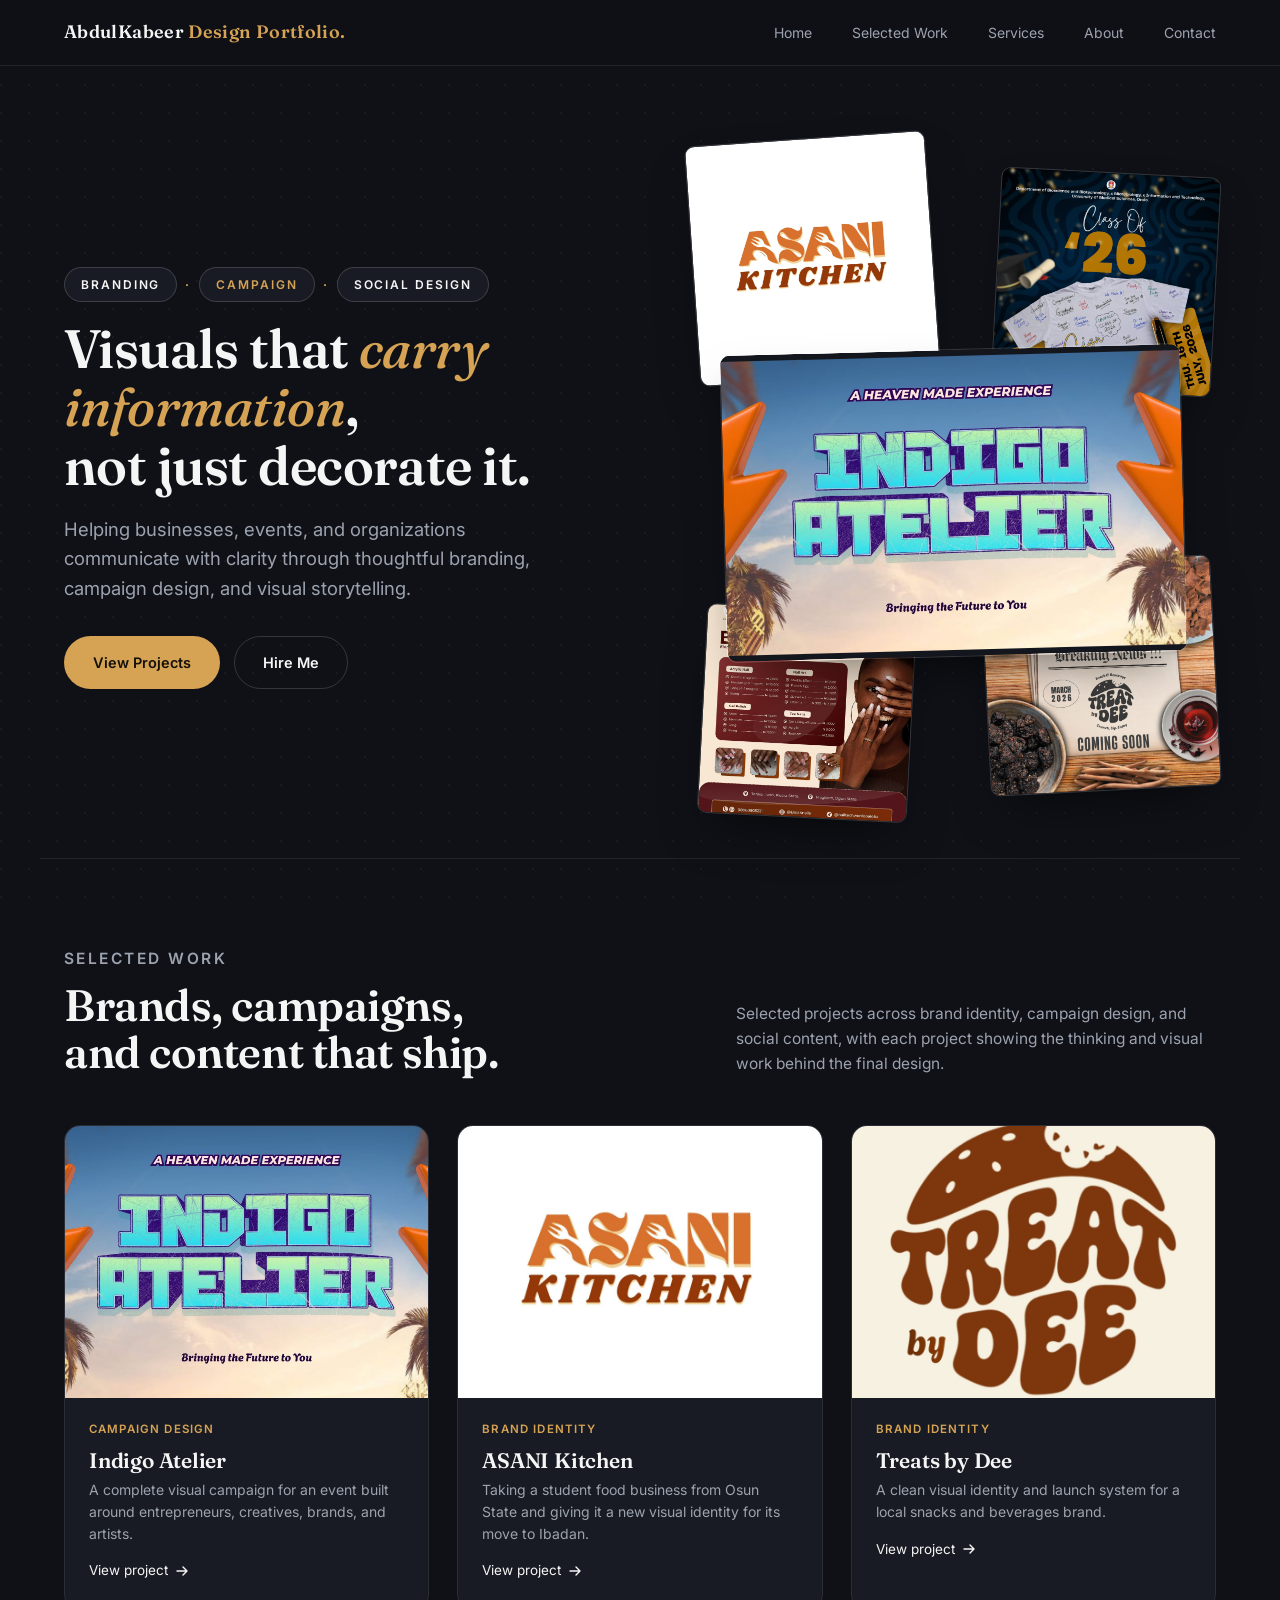
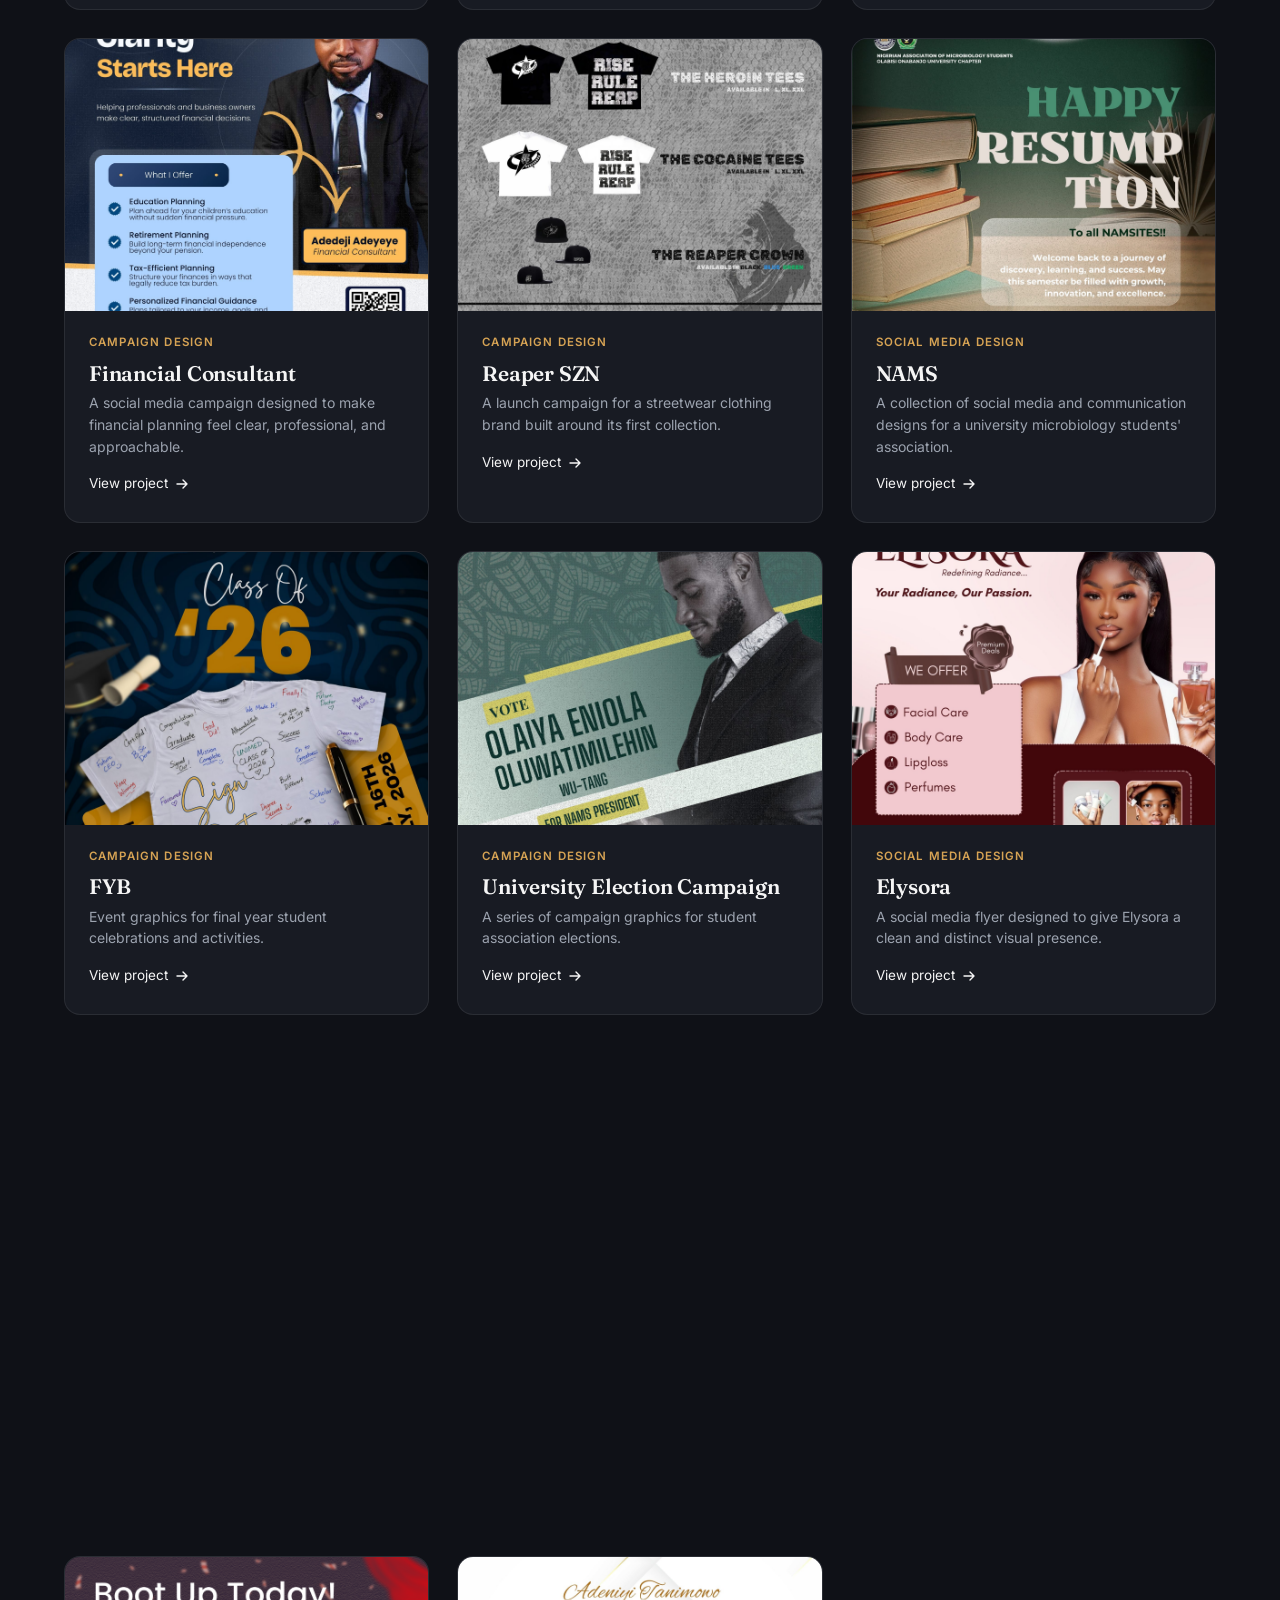
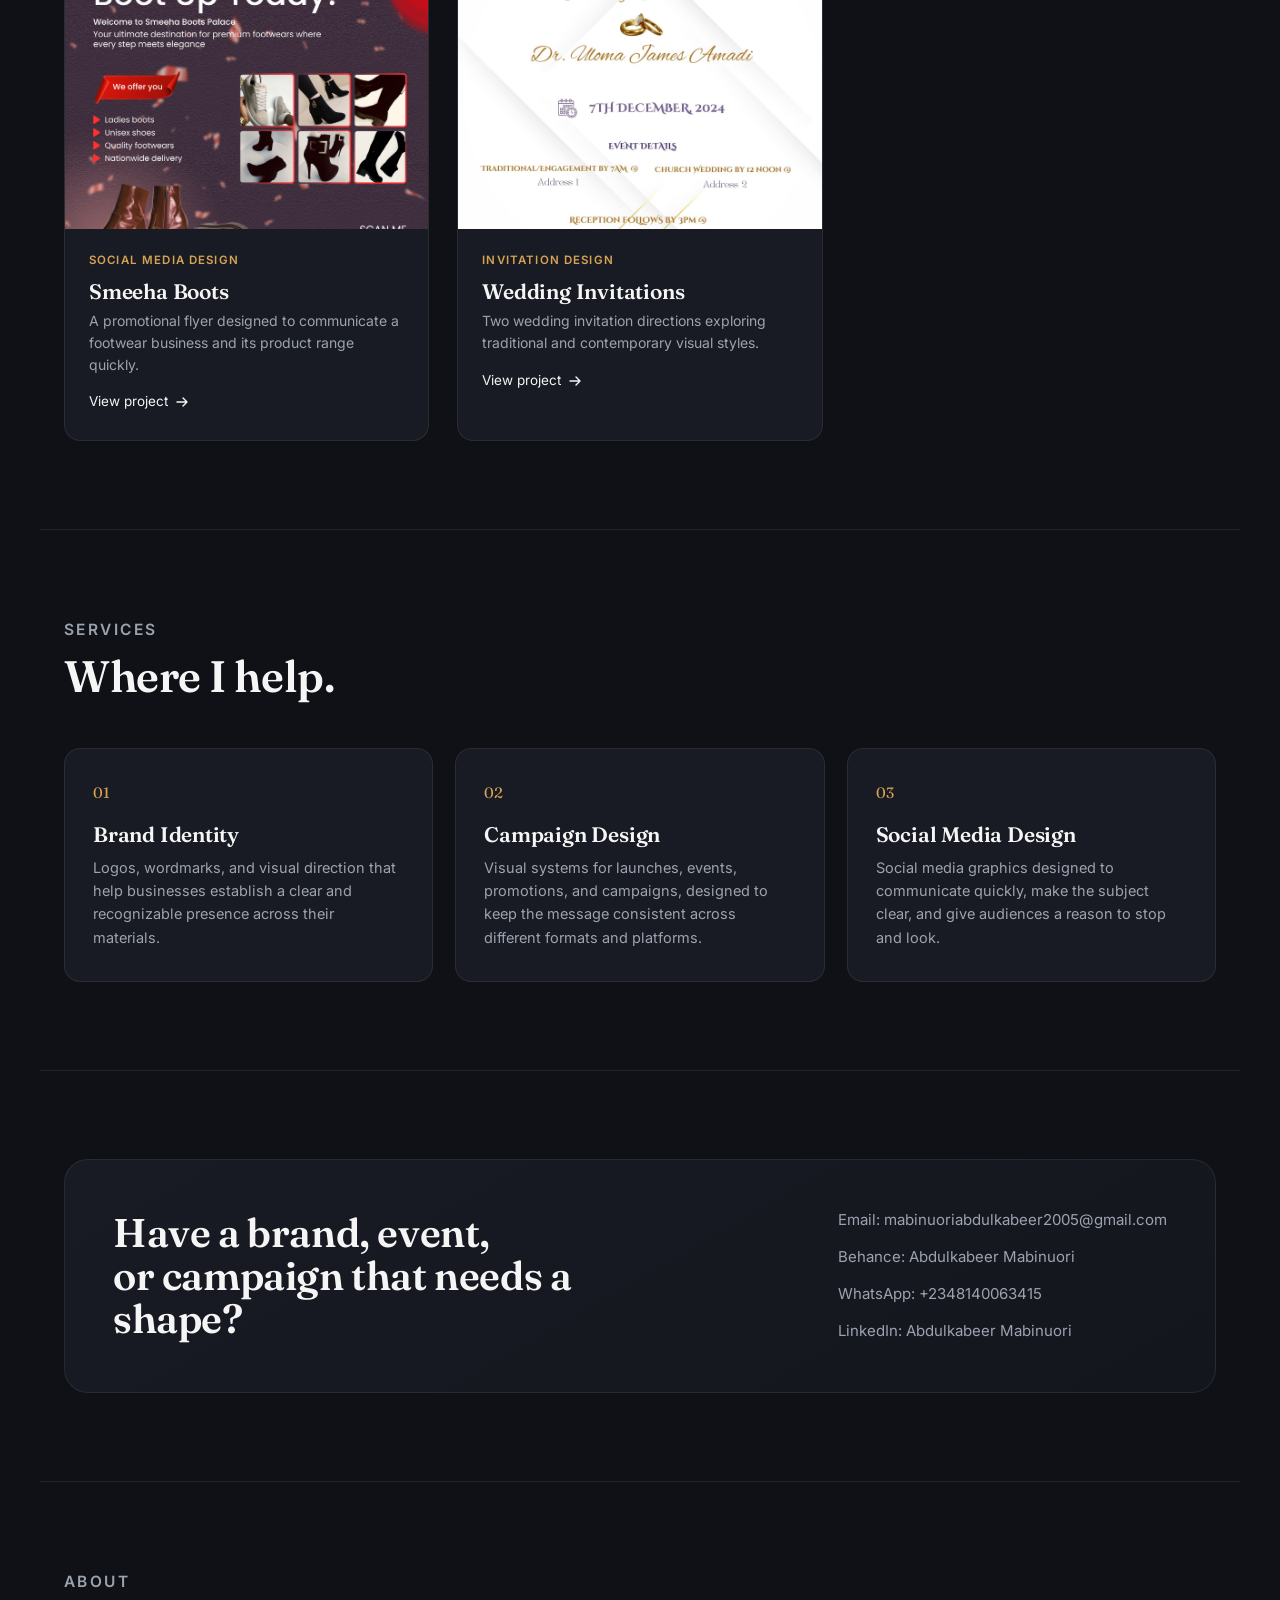
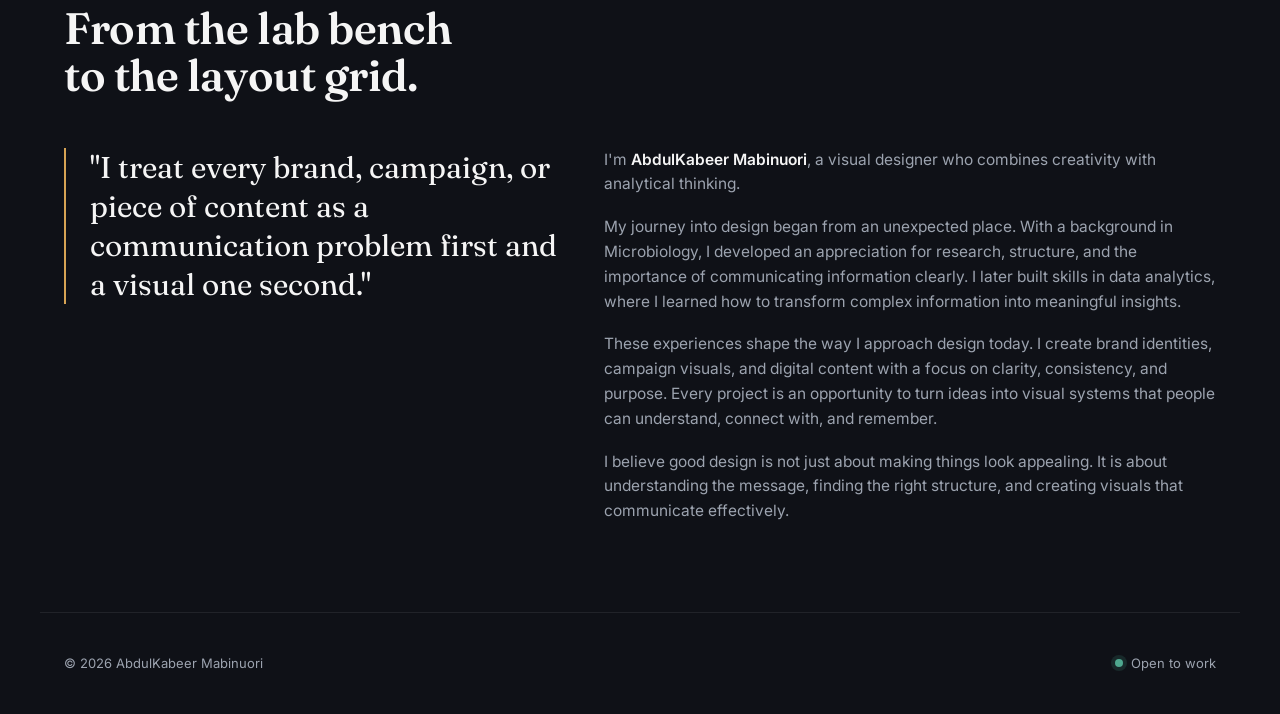
<file: index.html>
<!DOCTYPE html>
<html lang="en">
<head>
<meta charset="UTF-8">
<meta name="viewport" content="width=device-width, initial-scale=1.0">
<title>AbdulKabeer Mabinuori Visual Designer</title>
<meta name="description" content="Visual designer based in Nigeria. Brand identities, campaign visuals, and social graphics.">

<!-- Fonts: Fraunces for headings, Inter for body -->
<link rel="preconnect" href="https://fonts.googleapis.com">
<link rel="preconnect" href="https://fonts.gstatic.com" crossorigin>
<link href="https://fonts.googleapis.com/css2?family=Fraunces:ital,opsz,wght@0,9..144,500;0,9..144,600;0,9..144,700;1,9..144,500&family=Inter:wght@400;500;600;700&display=swap" rel="stylesheet">

<link rel="stylesheet" href="style.css">
</head>

<body>

<!-- ============ HEADER / STICKY NAV ============ -->
<header class="site-header">
  <nav class="nav container">

    <a class="nav__logo" href="index.html">
      AbdulKabeer <span>Design Portfolio.</span>
    </a>

    <button 
      class="nav__toggle" 
      aria-label="Toggle menu" 
      aria-expanded="false">
      &#9776;
    </button>

    <ul class="nav__links">
      <li><a class="nav__link" href="#hero">Home</a></li>
      <li><a class="nav__link" href="#work">Selected Work</a></li>
      <li><a class="nav__link" href="#services">Services</a></li>
      <li><a class="nav__link" href="#about">About</a></li>
      <li><a class="nav__link" href="#contact">Contact</a></li>
    </ul>

  </nav>
</header>


<main>

  <!-- ============ HERO ============ -->
  <section class="hero container" id="hero">

    <div class="hero__grid">

      <div>

        <p class="eyebrow tagline-row" style="margin-bottom:18px;">
          <a href="#work" class="chip-btn tag-white tag-filter" data-group="branding">Branding</a>
          <span class="tag-dot">&middot;</span>
          <a href="#work" class="chip-btn tag-gold tag-filter" data-group="campaign">Campaign</a>
          <span class="tag-dot">&middot;</span>
          <a href="#work" class="chip-btn tag-white tag-filter" data-group="social">Social Design</a>
        </p>

        <h1 class="hero__headline">
          Visuals that 
          <span class="accent-text">carry information</span>,
          <br>
          not just decorate it.
        </h1>

        <p class="hero__sub">
          Helping businesses, events, and organizations communicate with clarity through thoughtful branding, campaign design, and visual storytelling.
        </p>

        <div class="hero__ctas">
          <a class="btn btn--primary" href="#work">
            View Projects
          </a>

          <a class="btn btn--ghost" href="#contact">
            Hire Me
          </a>
        </div>

      </div>


      <!-- Overlapping collage populated from real project images via script.js -->
      <div 
        class="collage" 
        id="hero-collage" 
        aria-hidden="true">
      </div>

    </div>

  </section>


  <!-- ============ SELECTED WORK ============ -->
  <section class="section container" id="work">

    <div class="section__head">

      <div>

        <p class="eyebrow" style="margin-bottom:10px;">
          Selected Work
        </p>

        <h2>
          Brands, campaigns,
          <br>
          and content that ship.
        </h2>

      </div>

      <p id="work-desc">
        Selected projects across brand identity, campaign design, and social content, with each project showing the thinking and visual work behind the final design.
      </p>

    </div>


    <div class="work-grid" id="work-grid">
      <!-- Project cards are rendered by script.js from the PROJECTS data object -->
    </div>

  </section>


  <!-- ============ SERVICES ============ -->
  <section class="section container" id="services">

    <div class="section__head">

      <div>

        <p class="eyebrow" style="margin-bottom:10px;">
          Services
        </p>

        <h2>
          Where I help.
        </h2>

      </div>

    </div>


    <div class="services-grid">

      <div class="service-card reveal">

        <div class="service-card__index">
          01
        </div>

        <h3>
          Brand Identity
        </h3>

        <p>
          Logos, wordmarks, and visual direction that help businesses establish a clear and recognizable presence across their materials.
        </p>

      </div>


      <div class="service-card reveal">

        <div class="service-card__index">
          02
        </div>

        <h3>
          Campaign Design
        </h3>

        <p>
          Visual systems for launches, events, promotions, and campaigns, designed to keep the message consistent across different formats and platforms.
        </p>

      </div>


      <div class="service-card reveal">

        <div class="service-card__index">
          03
        </div>

        <h3>
          Social Media Design
        </h3>

        <p>
          Social media graphics designed to communicate quickly, make the subject clear, and give audiences a reason to stop and look.
        </p>

      </div>

    </div>

  </section>


  <!-- ============ CONTACT ============ -->
  <section class="section container" id="contact">

    <div class="contact-box reveal">

      <h2>
        Have a brand, event,
        <br>
        or campaign that needs a shape?
      </h2>


      <div class="contact-links">

        <a 
          href="mailto:mabinuoriabdulkabeer2005@gmail.com">
          Email: mabinuoriabdulkabeer2005@gmail.com
        </a>

        <a 
          href="https://www.behance.net/gallery/241360541/Design-Portfolio" 
          target="_blank" 
          rel="noopener">
          Behance: Abdulkabeer Mabinuori
        </a>

        <a 
          href="https://wa.me/2348140063415" 
          target="_blank" 
          rel="noopener">
          WhatsApp: +2348140063415
        </a>

          <a 
          href="https://www.linkedin.com/in/abdulkabeer-mabinuori-144068386" 
          target="_blank" 
          rel="noopener">
          LinkedIn: Abdulkabeer Mabinuori
        </a>
        
      </div>

    </div>

  </section>


  <!-- ============ ABOUT ============ -->
  <!-- ABOUT COPY HAS NOT BEEN REWRITTEN YET -->
  <section class="section container" id="about">

    <div class="section__head">

      <div>

        <p class="eyebrow" style="margin-bottom:10px;">
          About
        </p>

        <h2>
          From the lab bench
          <br>
          to the layout grid.
        </h2>

      </div>

    </div>


    <div class="about">

      <p class="about__quote reveal">
        "I treat every brand, campaign, or piece of content as a communication problem first and a visual one second."
      </p>


      <div class="about__bio reveal">

        <p>
          I'm <strong>AbdulKabeer Mabinuori</strong>, a visual designer who combines creativity with analytical thinking.
        </p>

        <p>
          My journey into design began from an unexpected place. With a background in Microbiology, I developed an appreciation for research, structure, and the importance of communicating information clearly. I later built skills in data analytics, where I learned how to transform complex information into meaningful insights.
        </p>

        <p>
          These experiences shape the way I approach design today. I create brand identities, campaign visuals, and digital content with a focus on clarity, consistency, and purpose. Every project is an opportunity to turn ideas into visual systems that people can understand, connect with, and remember.
        </p>

        <p>
          I believe good design is not just about making things look appealing. It is about understanding the message, finding the right structure, and creating visuals that communicate effectively.
        </p>

      </div>

    </div>

  </section>

</main>


<!-- ============ FOOTER ============ -->
<footer class="site-footer container">

  <div class="footer-bottom">

    <span>
      © 2026 AbdulKabeer Mabinuori
    </span>

    <span class="status">
      <span class="status__dot"></span>
      Open to work
    </span>

  </div>

</footer>


<script src="script.js"></script>

</body>
</html>
</file>
<file: style.css>
/* =========================================================
   AbdulKabeer Mabinuori — Portfolio
   style.css — modular, mobile-first
   ========================================================= */

/* ---------- 1. Design tokens ---------- */
:root{
  --bg:            #0F1117;
  --bg-raised:     #14161E;
  --card:          #181B23;
  --card-hover:    #1E222C;
  --line:          rgba(245,245,245,0.08);
  --line-strong:   rgba(245,245,245,0.16);
  --accent:        #D6A354;
  --accent-soft:   #E7C384;
  --text:          #F5F5F5;
  --muted:         #9CA3AF;

  --font-head: 'Fraunces', serif;
  --font-body: 'Inter', -apple-system, BlinkMacSystemFont, sans-serif;

  --container: 1200px;
  --radius-sm: 10px;
  --radius-md: 16px;
  --radius-lg: 24px;

  --ease: cubic-bezier(.22,.61,.36,1);
  --dur-fast: .25s;
  --dur-med: .5s;
  --dur-slow: .8s;
}

/* ---------- 2. Reset ---------- */
*, *::before, *::after{ box-sizing: border-box; margin:0; padding:0; }
html{ scroll-behavior: smooth; }
img{ display:block; max-width:100%; }
button{ font: inherit; cursor:pointer; }
a{ color:inherit; text-decoration:none; }
ul{ list-style:none; }

@media (prefers-reduced-motion: reduce){
  html{ scroll-behavior:auto; }
  *, *::before, *::after{
    animation-duration:0.01ms !important;
    animation-iteration-count:1 !important;
    transition-duration:0.01ms !important;
    scroll-behavior:auto !important;
  }
}

body{
  background: var(--bg);
  color: var(--text);
  font-family: var(--font-body);
  font-size: 16px;
  line-height: 1.6;
  -webkit-font-smoothing: antialiased;
}

/* subtle fixed grain/graph texture, purely decorative */
body::before{
  content:"";
  position:fixed; inset:0;
  background-image: radial-gradient(circle at 1px 1px, rgba(245,245,245,0.045) 1px, transparent 0);
  background-size: 28px 28px;
  pointer-events:none;
  z-index:0;
}

.container{
  max-width: var(--container);
  margin-inline: auto;
  padding-inline: 24px;
  position:relative;
  z-index:1;
}

h1,h2,h3,h4{
  font-family: var(--font-head);
  font-weight: 600;
  letter-spacing: -0.01em;
  line-height: 1.08;
}

.eyebrow{
  font-family: var(--font-body);
  font-size: 12px;
  font-weight: 600;
  letter-spacing: 0.16em;
  text-transform: uppercase;
  color: var(--accent);
}

/* hero tagline: "Branding · Campaign · Social Design" — mixed colors,
   with a middle-dot (not a period) so the separator sits at true
   vertical center instead of on the text baseline */
.tagline-row{ display:flex; align-items:center; flex-wrap:wrap; row-gap:10px; }
.tag-white{ color: var(--text); }
.tag-gold{ color: var(--accent); }
.tag-dot{
  color: var(--accent);
  margin: 0 8px;
  font-weight: 700;
}

/* these words double as clickable filters for the work grid below —
   styled as real pill buttons so it's obvious at a glance they're
   clickable, not just labels */
.chip-btn{
  display: inline-flex;
  align-items: center;
  padding: 7px 16px;
  border-radius: 100px;
  border: 1px solid var(--line-strong);
  background: var(--card);
  cursor: pointer;
  transition: background var(--dur-fast) var(--ease),
              border-color var(--dur-fast) var(--ease),
              transform var(--dur-fast) var(--ease);
}
.chip-btn:hover{
  border-color: var(--accent);
  transform: translateY(-2px);
}
.tag-filter.is-active{
  background: var(--accent);
  border-color: var(--accent);
  color: #14110A !important;
}

/* smaller ghost variant used for the "show everything" reset link,
   sits inline within a sentence rather than the eyebrow row */
.chip-btn--ghost{
  padding: 3px 12px;
  font-family: var(--font-body);
  font-size: 13px;
  font-weight: 600;
  letter-spacing: normal;
  text-transform: none;
  color: var(--text);
  border-color: var(--line-strong);
  background: transparent;
  vertical-align: middle;
}
.chip-btn--ghost:hover{
  border-color: var(--accent);
  color: var(--accent-soft);
}

.muted{ color: var(--muted); }

/* focus visibility for accessibility */
a:focus-visible,
button:focus-visible{
  outline: 2px solid var(--accent);
  outline-offset: 3px;
  border-radius: 4px;
}

/* ---------- 3. Buttons ---------- */
.btn{
  display:inline-flex;
  align-items:center;
  gap:8px;
  padding: 14px 28px;
  border-radius: 100px;
  font-size: 14.5px;
  font-weight: 600;
  border: 1px solid transparent;
  transition: transform var(--dur-fast) var(--ease), background var(--dur-fast) var(--ease), border-color var(--dur-fast) var(--ease);
}
.btn:hover{ transform: translateY(-2px); }
.btn--primary{
  background: var(--accent);
  color: #14110A;
}
.btn--primary:hover{ background: var(--accent-soft); }
.btn--ghost{
  background: transparent;
  color: var(--text);
  border-color: var(--line-strong);
}
.btn--ghost:hover{ border-color: var(--accent); color: var(--accent-soft); }

/* ---------- 4. Site header / nav ---------- */
.site-header{
  position: sticky;
  top: 0;
  z-index: 100;
  background: rgba(15,17,23,0.75);
  backdrop-filter: blur(14px);
  -webkit-backdrop-filter: blur(14px);
  border-bottom: 1px solid var(--line);
}
.nav{
  display:flex;
  align-items:center;
  justify-content:space-between;
  padding-block: 18px;
}
.nav__logo{
  font-family: var(--font-head);
  font-size: 18px;
  font-weight: 600;
  letter-spacing: 0.02em;
}
.nav__logo span{ color: var(--accent); }
.nav__links{
  display:flex;
  gap: 40px;
}
.nav__link{
  position:relative;
  font-size: 14px;
  color: var(--muted);
  padding-bottom: 4px;
}
.nav__link::after{
  content:"";
  position:absolute;
  left:0; bottom:0;
  width:100%; height:1px;
  background: var(--accent);
  transform: scaleX(0);
  transform-origin: right;
  transition: transform var(--dur-fast) var(--ease);
}
.nav__link:hover{ color: var(--text); }
.nav__link:hover::after{ transform: scaleX(1); transform-origin: left; }

.nav__toggle{
  display:none;
  background:none;
  border:none;
  color:var(--text);
  font-size:22px;
}

@media (max-width: 780px){
  .nav__links{
    position:absolute;
    top: 100%; left:0; right:0;
    background: var(--bg-raised);
    border-bottom: 1px solid var(--line);
    flex-direction:column;
    gap:0;
    max-height:0;
    overflow:hidden;
    transition: max-height var(--dur-med) var(--ease);
  }
  .nav__links.is-open{ max-height: 320px; }
  .nav__link{
    padding: 16px 24px;
    width:100%;
    border-bottom: 1px solid var(--line);
  }
  .nav__toggle{ display:block; }
}

/* ---------- 5. Hero ---------- */
.hero{
  padding-block: 72px 40px;
}
.hero__grid{
  display:grid;
  grid-template-columns: 1fr;
  gap: 48px;
  align-items:center;
}
.hero__headline{
  font-size: clamp(32px, 5.2vw, 54px);
  margin-bottom: 20px;
}
.hero__headline .accent-text{ color: var(--accent); font-style: italic; font-weight: 500; }
.hero__sub{
  color: var(--muted);
  font-size: clamp(16px, 2vw, 18.5px);
  max-width: 480px;
  margin-bottom: 32px;
}
.hero__ctas{
  display:flex;
  gap: 14px;
  flex-wrap: wrap;
}

/* overlapping, tilted collage — 5 items across 3 visual rows:
   row 1: items 1+2 side by side, overlapping
   row 2: item 3 (banner) full width, uncropped, overlapping rows 1 & 3
   row 3: items 4+5 side by side, overlapping */
.collage{
  position: relative;
  height: 560px;
}
.collage__item{
  position: absolute;
  border-radius: var(--radius-sm);
  overflow:hidden;
  border: 1px solid var(--line-strong);
  box-shadow: 0 24px 50px -18px rgba(0,0,0,0.55);
  transition: transform var(--dur-med) var(--ease), box-shadow var(--dur-med) var(--ease);
}
.collage__item img{ width:100%; height:100%; object-fit:cover; display:block; }
.collage__item:hover{
  transform: translateY(-8px) rotate(0deg) scale(1.02);
  box-shadow: 0 32px 60px -14px rgba(0,0,0,0.7);
  z-index: 10;
}

/* row 1 */
.collage__item--1{ width:46%; aspect-ratio:1/1; top:0; left:0; transform:rotate(-4deg); z-index:2; }
.collage__item--2{ width:42%; aspect-ratio:1/1; top:5%; right:0; transform:rotate(3deg); z-index:1; }

/* row 2 — banner, shown at its natural landscape ratio so it's never cropped */
.collage__item--wide{
  width:88%;
  aspect-ratio:3/2;
  top:31%;
  left:6%;
  transform: rotate(-1.5deg);
  z-index:3;
}
.collage__item--wide img{ object-fit: contain; background: var(--bg-raised); }

/* row 3 */
.collage__item--4{ width:40%; aspect-ratio:1/1; bottom:0; left:2%; transform:rotate(3deg); z-index:2; }
.collage__item--5{ width:44%; aspect-ratio:1/1; bottom:4%; right:0; transform:rotate(-3deg); z-index:1; }

@media (min-width: 900px){
  .hero__grid{ grid-template-columns: 1.05fr 0.95fr; }
  .collage{ height: 680px; }
}

/* ---------- 6. Section shell ---------- */
.section{
  padding-block: 88px;
  border-top: 1px solid var(--line);
}
.section__head{
  display:flex;
  flex-direction:column;
  gap:14px;
  margin-bottom: 48px;
}
.section__head h2{
  font-size: clamp(30px, 4vw, 44px);
}
.section__head p{
  color: var(--muted);
  max-width: 480px;
  font-size: 15.5px;
}
@media (min-width: 780px){
  .section__head{
    flex-direction:row;
    justify-content:space-between;
    align-items:flex-end;
  }
}

/* ---------- 7. Work grid / project cards ---------- */
.work-grid{
  display:grid;
  grid-template-columns: 1fr;
  gap: 28px;
}
@media (min-width: 640px){ .work-grid{ grid-template-columns: repeat(2, 1fr); } }
@media (min-width: 1000px){ .work-grid{ grid-template-columns: repeat(3, 1fr); } }

.project-card{
  background: var(--card);
  border: 1px solid var(--line);
  border-radius: var(--radius-md);
  overflow:hidden;
  display:flex;
  flex-direction:column;
  transition: transform var(--dur-med) var(--ease), border-color var(--dur-fast) var(--ease), background var(--dur-fast) var(--ease);
}
.project-card:hover{
  transform: translateY(-6px);
  border-color: rgba(214,163,84,0.4);
  background: var(--card-hover);
}
.project-card__media{
  aspect-ratio: 4/3;
  overflow:hidden;
  background: var(--bg-raised);
}
.project-card__media img{
  width:100%; height:100%; object-fit:cover;
  transition: transform var(--dur-slow) var(--ease);
}
.project-card:hover .project-card__media img{ transform: scale(1.06); }
.project-card__body{ padding: 22px 24px 26px; }
.project-card__cat{
  font-size: 11.5px;
  font-weight:600;
  letter-spacing: 0.1em;
  text-transform: uppercase;
  color: var(--accent);
  margin-bottom: 10px;
}
.project-card__title{ font-size: 21px; margin-bottom: 8px; }
.project-card__desc{ color: var(--muted); font-size: 14px; line-height: 1.55; }
.project-card__arrow{
  margin-top: 16px;
  display:inline-flex;
  align-items:center;
  gap:6px;
  font-size: 13.5px;
  color: var(--text);
}
.project-card__arrow svg{ transition: transform var(--dur-fast) var(--ease); }
.project-card:hover .project-card__arrow svg{ transform: translateX(4px); }

/* ---------- 8. Services ---------- */
.services-grid{
  display:grid;
  grid-template-columns: 1fr;
  gap: 22px;
}
@media (min-width: 780px){ .services-grid{ grid-template-columns: repeat(3, 1fr); } }

.service-card{
  background: var(--card);
  border: 1px solid var(--line);
  border-radius: var(--radius-md);
  padding: 32px 28px;
  transition: transform var(--dur-med) var(--ease), border-color var(--dur-fast) var(--ease);
}
.service-card:hover{ transform: translateY(-4px); border-color: rgba(214,163,84,0.35); }
.service-card__index{
  font-family: var(--font-head);
  font-size: 15px;
  color: var(--accent);
  margin-bottom: 18px;
}
.service-card h3{ font-size: 21px; margin-bottom: 10px; }
.service-card p{ color: var(--muted); font-size: 14.5px; }

/* ---------- 9. About ---------- */
.about{
  display:grid;
  gap: 40px;
}
@media (min-width: 900px){ .about{ grid-template-columns: 0.9fr 1.1fr; align-items:start; } }

.about__quote{
  font-family: var(--font-head);
  font-size: clamp(22px, 3vw, 30px);
  line-height: 1.3;
  color: var(--text);
  border-left: 2px solid var(--accent);
  padding-left: 24px;
}
.about__bio p{
  color: var(--muted);
  font-size: 15.5px;
  margin-bottom: 18px;
}
.about__bio p:last-child{ margin-bottom:0; }
.about__bio strong{ color: var(--text); font-weight:600; }

/* ---------- 10. Contact / footer ---------- */
.contact-box{
  background: linear-gradient(150deg, var(--card), var(--bg-raised));
  border: 1px solid var(--line);
  border-radius: var(--radius-lg);
  padding: 48px;
  display:flex;
  flex-direction:column;
  gap: 32px;
}
@media (min-width: 780px){
  .contact-box{ flex-direction:row; justify-content:space-between; align-items:center; }
}
.contact-box h2{ font-size: clamp(28px, 4vw, 40px); max-width: 480px; }
.contact-links{ display:flex; flex-direction:column; gap: 12px; }
.contact-links a{
  font-size: 15px;
  color: var(--muted);
  border-bottom: 1px solid transparent;
  width: fit-content;
  transition: color var(--dur-fast) var(--ease), border-color var(--dur-fast) var(--ease);
}
.contact-links a:hover{ color: var(--accent-soft); border-color: var(--accent-soft); }

.site-footer{
  padding-block: 40px;
  border-top: 1px solid var(--line);
}
.footer-bottom{
  display:flex;
  flex-direction:column;
  gap: 10px;
  font-size: 13px;
  color: var(--muted);
}
@media (min-width: 640px){
  .footer-bottom{ flex-direction:row; justify-content:space-between; align-items:center; }
}
.status{ display:inline-flex; align-items:center; gap:8px; }
.status__dot{
  width:8px; height:8px; border-radius:50%;
  background:#4FA88F;
  box-shadow: 0 0 0 4px rgba(79,168,143,0.16);
}

/* ---------- 11. Scroll-reveal utility ---------- */
.reveal{
  opacity:0;
  transform: translateY(24px);
  transition: opacity var(--dur-slow) var(--ease), transform var(--dur-slow) var(--ease);
}
.reveal.is-visible{
  opacity:1;
  transform: translateY(0);
}

/* ---------- 12. Project page ---------- */
.project-hero{
  padding-block: 48px 0;
}
.project-hero__back{
  display:inline-flex;
  align-items:center;
  gap:8px;
  color: var(--muted);
  font-size: 14px;
  margin-bottom: 28px;
}
.project-hero__back:hover{ color: var(--accent-soft); }
.project-hero__meta{
  display:flex;
  gap: 24px;
  flex-wrap:wrap;
  margin-top: 22px;
  padding-top: 22px;
  border-top: 1px solid var(--line);
}
.meta-item .eyebrow{ display:block; margin-bottom:6px; }
.meta-item span.value{ font-size: 15px; }

.project-hero__image{
  margin-top: 40px;
  border-radius: var(--radius-lg);
  overflow:hidden;
  border: 1px solid var(--line);
}
.project-hero__image img{ width:100%; height:auto; display:block; }

.project-copy{
  display:grid;
  gap: 32px;
  padding-block: 64px;
}
@media (min-width: 780px){ .project-copy{ grid-template-columns: repeat(2, 1fr); } }
.project-copy__block h3{ font-size: 22px; margin-bottom: 14px; }
.project-copy__block p{ color: var(--muted); font-size: 15.5px; }

.gallery{
  display:grid;
  grid-template-columns: 1fr;
  gap: 20px;
  padding-bottom: 80px;
  align-items: start; /* prevents row-stretching from cropping landscape/odd-ratio images */
}
@media (min-width: 640px){ .gallery{ grid-template-columns: repeat(2, 1fr); } }
.gallery__item{
  border-radius: var(--radius-md);
  overflow:hidden;
  border: 1px solid var(--line);
  background: var(--bg-raised);
}
.gallery__item img{
  width:100%;
  height:auto; /* natural ratio — never cropped, whatever the source shape */
  display:block;
  transition: transform var(--dur-slow) var(--ease);
}
.gallery__item:hover img{ transform: scale(1.04); }

.next-project{
  border-top: 1px solid var(--line);
  padding-block: 48px;
  display:flex;
  justify-content:space-between;
  align-items:center;
  gap: 20px;
}
.next-project__label{ margin-bottom:6px; }
.next-project__title{ font-size: clamp(20px, 3vw, 28px); }
.next-project__link{
  display:flex;
  align-items:center;
  gap:18px;
  transition: transform var(--dur-fast) var(--ease);
}
.next-project__link:hover{ transform: translateX(4px); }
.next-project__thumb{
  width:64px; height:64px;
  border-radius: 10px;
  overflow:hidden;
  border: 1px solid var(--line-strong);
  flex-shrink:0;
}
.next-project__thumb img{ width:100%; height:100%; object-fit:cover; }
</file>
